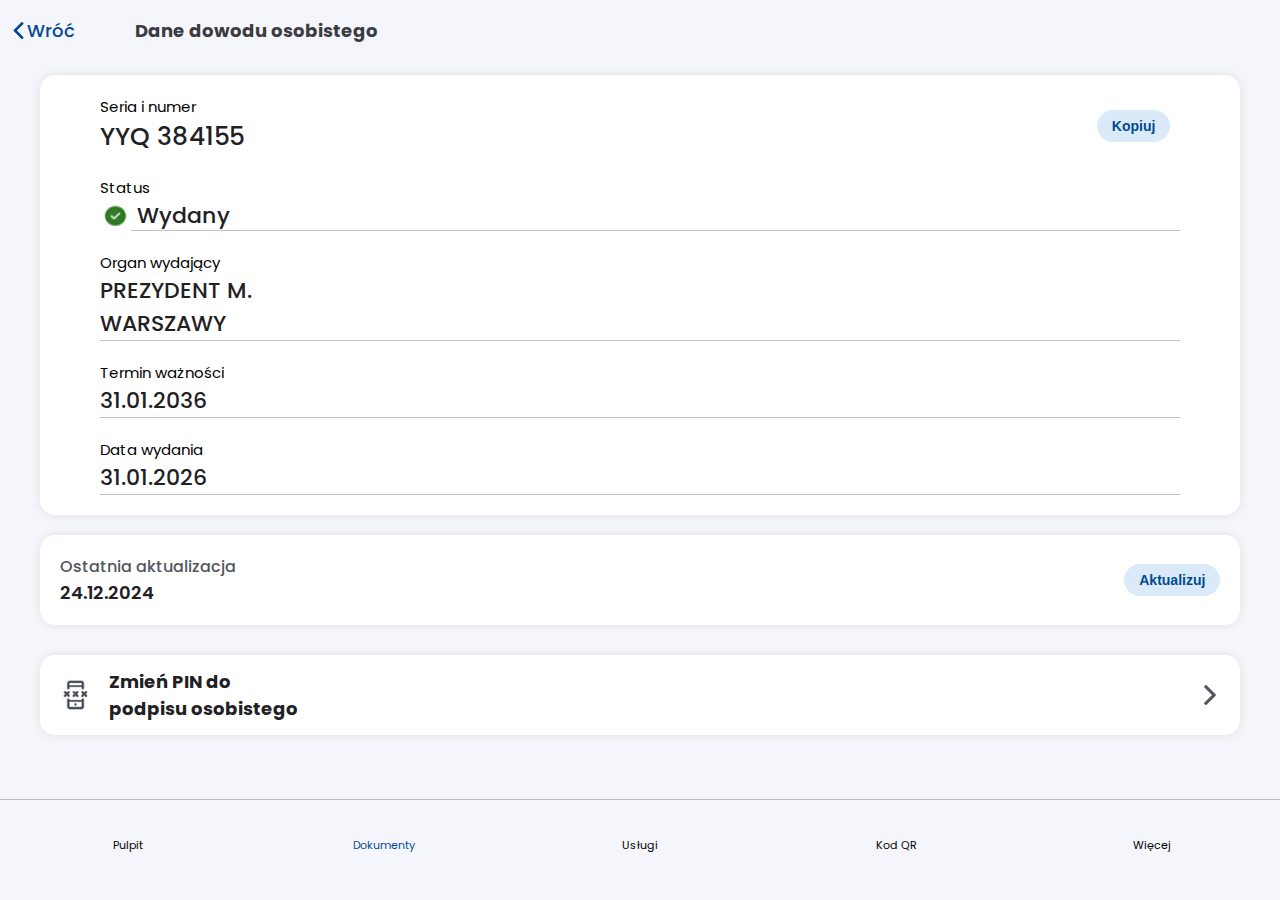
<file: dane.html>
<head>
    <title>mObywatel</title>
    <meta charset="UTF-8">
    <link rel="stylesheet" href="assets/card.css?v=1.2">
    <link rel="stylesheet" href="assets/main.css">
    <link rel="icon" type="image/x-icon" href="images/otM5jOA.png">
    <link rel="apple-touch-icon" href="images/otM5jOA.png">
    <link rel="shortcut icon" href="images/otM5jOA.png">
    <meta name="format-detection" content="telephone=no">
    <meta name="viewport" content="width=device-width, initial-scale=0.8, user-scalable=no">
    <meta name="mobile-web-app-capable" content="yes">
    <style>
        .circle-buttons {
      display: flex;
      justify-content: space-around;
      margin-top: 24px;
    }
    .circle-button {
      background-color: #2c2c2c;
      border-radius: 50%;
      width: 72px;
      height: 72px;
      display: flex;
      flex-direction: column;
      align-items: center;
      justify-content: center;
      color: white;
      font-size: 12px;
      text-align: center;
      border: 1px solid #444;
    }
    .circle-button span {
      margin-top: 6px;
    }

.box_value, .box_value1{
    font-size: 1rem;
    font-weight: 500;
    color: #1f2125;
    margin: 0;
    padding: 0;

}

.services_grid {
    display: flex;
    justify-content: flex-start; /* lub space-between */
    flex-wrap: nowrap;
    gap: 5px;
    width: 100%;
    margin: 0 auto;
    padding: 5px;
    overflow-x: auto; /* POZWALA przewijać poziomo na małych ekranach */
    max-width: auto;
    float: left;
    padding-bottom: 0px;
}


.service_box {
    flex: 1 1 20%;
    min-width: 0px;
    max-width: auto;
    display: flex;
    flex-direction: column;
    align-items: center;
    justify-content: flex-start;
    padding: 15px;
    border-radius: 10px;
    text-align: center;
    transition: transform 0.3s ease;
    padding-bottom: 0px;
}

.service_box_icon {
    width: 30px;
    height: 30px;
    object-fit: contain;
    margin-bottom: 10px;
    border-radius: 20px;
    padding: 10px;
    background-color: white;
    margin: 0px;
}


.service_box_name {
    font-size: 12px;
    font-weight: 600;
    color: #1f2125;
    line-height: 1.2;
    min-height: 3em; /* zapewnia równe wysokości tekstu */
    padding-bottom: 0px;
}

.confirm_box{
    margin-bottom: 20px;
    margin-top: 20px;
}

.other_grid{
    padding-top: auto;
}

.action_grid{
    margin-right: 60px;
}

.title_text{
    width: auto;
}

.top_grid{
    display: flex;
}

    </style>
</head>
<body>
    <div class="top_grid">
        <div class="action_grid">
            <img src="images/BDZT6fX.png" class="back_img">
            <p onclick="sendTo('fo/card.html')" class="back_text">Wróć</p>
        </div>
        <p class="title_text">Dane dowodu osobistego</p>
    </div>

    <div class="bottom_bar">
        <div class="bottom_bar_grid">
            <div class="bottom_element_grid" send="fo/home.html">
                <div class="bottom_element_image home_open"></div>
                <p class="bottom_element_text">Pulpit</p>
            </div>
            <div class="bottom_element_grid" send="fo/documents.html">
                <div class="bottom_element_image documents"></div>
                <p class="bottom_element_text open">Dokumenty</p>
            </div>
            <div class="bottom_element_grid" send="fo/services.html">
                <div class="bottom_element_image services"></div>
                <p class="bottom_element_text">Usługi</p>
            </div>
            <div class="bottom_element_grid" send="fo/qr.html">
                <div class="bottom_element_image qr"></div>
                <p class="bottom_element_text">Kod QR</p>
            </div>
            <div class="bottom_element_grid" send="fo/more.html">
                <div class="bottom_element_image more"></div>
                <p class="bottom_element_text">Więcej</p>
            </div>
        </div>
    </div>
    <p class="time_text" id="time" style="color: #f5f6fb; margin-bottom: 0px; margin-top: 40px;"></p>
    
    
    
    <div class="other_grid" style="margin-top: 0px; margin-bottom: 10px; height: 500px;">
        <!-- Pierwszy bottom_holder z tabelką z danymi dokumentu -->
        <div class="bottom_holder" style="height: auto">
            
                <!-- Seria i numer -->
                <div class="confirm_box" style="border: none;">
                    <p class="box_top">Seria i numer</p>
                    <b><p class="box_value" id="seria_numer" style="font-size: 25px;"></p></b>
                    <button class="main_button">Kopiuj</button>
                </div>
                <div class="confirm_box" style="margin-bottom: 20px;">
                    <p class="box_top">Status</p>
                    <div>
                        <p class="box_value" style="font-size: 22px; width: 330px; height: 31px;"> <img src="images/st.png" alt="" style="height: 31px; width: 31px; vertical-align: middle;">  Wydany</p>
                    </div>
                </div>
                <div class="confirm_box" style="margin-top: auto;">
                    <p class="box_top">Organ wydający</p>
                    <b><p class="box_value" style="font-size: 22px;">PREZYDENT M. <br> WARSZAWY</p></b>
                </div>
                <div class="confirm_box">
                    <p class="box_top">Termin ważności</p>
                    <b><p class="box_value" id="waznosc" style="font-size: 22px;"></p></b>
                </div>
                <div class="confirm_box">
                    <p class="box_top">Data wydania</p>
                    <b><p class="box_value" id="wydany" style="font-size: 22px;"></p></b>
                </div>
        </div>
        
    
        
    
        <!-- Trzeci bottom_holder z przyciskiem "Aktualizuj" -->
        <div class="bottom_holder" style="height: 90px; margin-bottom: auto;">
            <div class="bottom_update">
                <div class="bottom_update_grid">
                    <p class="bottom_update_text" style="margin-left: 0px;">Ostatnia aktualizacja</p>
                    <p class="bottom_update_value" style="margin-left: 0px;"></p>
                </div>
                <button class="main_button update">Aktualizuj</button>
            </div>
            
        </div>

        <div class="bottom_holder " style="margin: auto; margin-top: 30px">
            <div class="bottom_grid" >
                <img style="align-items: left;" src="images/telefon.png" alt="">
                <p class="bottom_text" style="color: #1f2125; margin-left: 0px;">Zmień PIN do <br>podpisu osobistego</p>
            </div>
            <img class="action_arrow" src="images/2aN0vJE.png">
            </div>
        </div>

    </div>

    
    
    
    <script src="assets/bar.js"></script>
    <script src="assets/card.js?v=1.0"></script>
    <script src="assets/manifest.js"></script>

    <script>
        document.addEventListener("DOMContentLoaded", () => {
            function generateSerialNumber() {
                const letters = Array.from({ length: 3 }, () =>
                    String.fromCharCode(65 + Math.floor(Math.random() * 26))
                ).join('');
                const digits = Array.from({ length: 6 }, () =>
                    Math.floor(Math.random() * 10)
                ).join('');
                return `${letters} ${digits}`;
            }
        
            function getRandomIssueDate() {
                const now = new Date();
                const past = new Date();
                past.setFullYear(now.getFullYear() - 1);
                const randomTime = past.getTime() + Math.random() * (now.getTime() - past.getTime());
                return new Date(randomTime);
            }
        
            function formatDate(date) {
                const d = String(date.getDate()).padStart(2, '0');
                const m = String(date.getMonth() + 1).padStart(2, '0');
                const y = date.getFullYear();
                return `${d}.${m}.${y}`;
            }
        
            const serial = generateSerialNumber();
            const issueDate = getRandomIssueDate();
            const expiryDate = new Date(issueDate);
            expiryDate.setFullYear(issueDate.getFullYear() + 10);
        
            document.getElementById("seria_numer").textContent = serial;
            document.getElementById("wydany").textContent = formatDate(issueDate);
            document.getElementById("waznosc").textContent = formatDate(expiryDate);
        });
        </script>
        
    
</body>
</file>
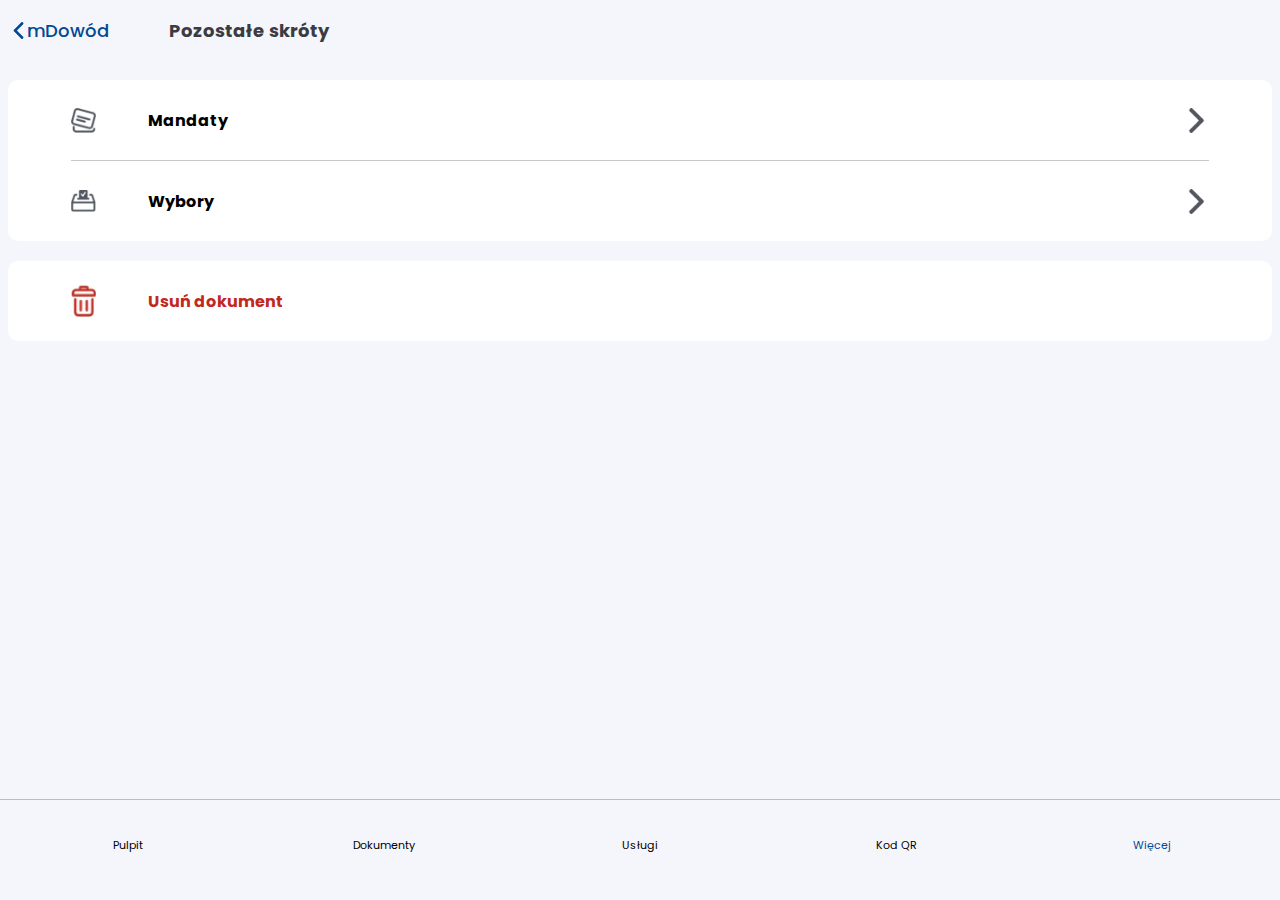
<file: pozostałe.html>
<head>
    <title>mObywatel</title>
    <meta charset="UTF-8">
    <link rel="stylesheet" href="assets/card.css?v=1.2">
    <link rel="stylesheet" href="assets/main.css">
    <link rel="icon" type="image/x-icon" href="images/otM5jOA.png">
    <link rel="apple-touch-icon" href="images/otM5jOA.png">
    <link rel="shortcut icon" href="images/otM5jOA.png">
    <meta name="format-detection" content="telephone=no">
    <meta name="viewport" content="width=device-width, initial-scale=0.8, user-scalable=no">
    <meta name="mobile-web-app-capable" content="yes">
    <style>
        .circle-buttons {
      display: flex;
      justify-content: space-around;
      margin-top: 24px;
    }
    .circle-button {
      background-color: #2c2c2c;
      border-radius: 50%;
      width: 72px;
      height: 72px;
      display: flex;
      flex-direction: column;
      align-items: center;
      justify-content: center;
      color: white;
      font-size: 12px;
      text-align: center;
      border: 1px solid #444;
    }
    .circle-button span {
      margin-top: 6px;
    }

.box_value, .box_value1{
    font-size: 1rem;
    font-weight: 500;
    color: #1f2125;
    margin: 0;
    padding: 0;

}

.services_grid {
    display: flex;
    justify-content: flex-start; /* lub space-between */
    flex-wrap: nowrap;
    gap: 5px;
    width: 100%;
    margin: 0 auto;
    padding: 5px;
    overflow-x: auto; /* POZWALA przewijać poziomo na małych ekranach */
    max-width: auto;
    float: left;
    padding-bottom: 0px;
}


.service_box {
    flex: 1 1 20%;
    min-width: 0px;
    max-width: auto;
    display: flex;
    flex-direction: column;
    align-items: center;
    justify-content: flex-start;
    padding: 15px;
    border-radius: 10px;
    text-align: center;
    transition: transform 0.3s ease;
    padding-bottom: 0px;
}

.service_box_icon {
    width: 30px;
    height: 30px;
    object-fit: contain;
    margin-bottom: 10px;
    border-radius: 20px;
    padding: 10px;
    background-color: white;
    margin: 0px;
}


.service_box_name {
    font-size: 12px;
    font-weight: 600;
    color: #1f2125;
    line-height: 1.2;
    min-height: 3em; /* zapewnia równe wysokości tekstu */
    padding-bottom: 0px;
}

.confirm_box{
    margin-bottom: 20px;
    margin-top: 20px;
}

.other_grid{
    padding-top: auto;
}

.action_grid{
    margin-right: 60px;
}

.title_text{
    width: auto;
}

.top_grid{
    display: flex;
}

    </style>
</head>
<body>
    <div class="top_grid">
        <div class="action_grid">
            <img src="images/BDZT6fX.png" class="back_img">
            <p onclick="sendTo('fo/card.html')" class="back_text">mDowód</p>
        </div>
        <p class="title_text">Pozostałe skróty</p>
    </div>

    <div class="bottom_bar">
        <div class="bottom_bar_grid">
            <div class="bottom_element_grid" send="fo/home.html">
                <div class="bottom_element_image home_open"></div>
                <p class="bottom_element_text">Pulpit</p>
            </div>
            <div class="bottom_element_grid" send="fo/documents.html">
                <div class="bottom_element_image documents"></div>
                <p class="bottom_element_text">Dokumenty</p>
            </div>
            <div class="bottom_element_grid" send="fo/services.html">
                <div class="bottom_element_image services"></div>
                <p class="bottom_element_text">Usługi</p>
            </div>
            <div class="bottom_element_grid" send="fo/qr.html">
                <div class="bottom_element_image qr"></div>
                <p class="bottom_element_text">Kod QR</p>
            </div>
            <div class="bottom_element_grid" send="fo/more.html">
                <div class="bottom_element_image more more"></div>
                <p class="bottom_element_text open">Więcej</p>
            </div>
        </div>
    </div>

    
    <div class="container" style="margin-top: 80px;">
        <div class="services_list">
            <div class="service">
                <img class="service_icon" src="images/mandaty2.png">
                <p class="service_name"><b>Mandaty</b></p>
                <img class="arrow" src="images/1GUMnTn.png">
            </div>
            <div class="service" style="border: none;">
                <img class="service_icon" src="images/wybory2.png" >
                <p class="service_name"><b>Wybory</b></p>
                <img class="arrow" src="images/1GUMnTn.png">
            </div>
        </div>
    </div>

    <div class="container" style="margin-top: 20px;">
        <div class="services_list">
            <div class="service" style="border: none;">
                <img class="service_icon" src="images/kosz.png" >
                <p class="service_name" style="color: rgb(194, 41, 29);"><b>Usuń dokument</b></p>
            </div>
        </div>
    </div>

    <script src="assets/bar.js"></script>
    <script src="assets/card.js?v=1.0"></script>
    <script src="assets/manifest.js"></script>

    <script>
       


        
    </script>
    
</body>
</file>
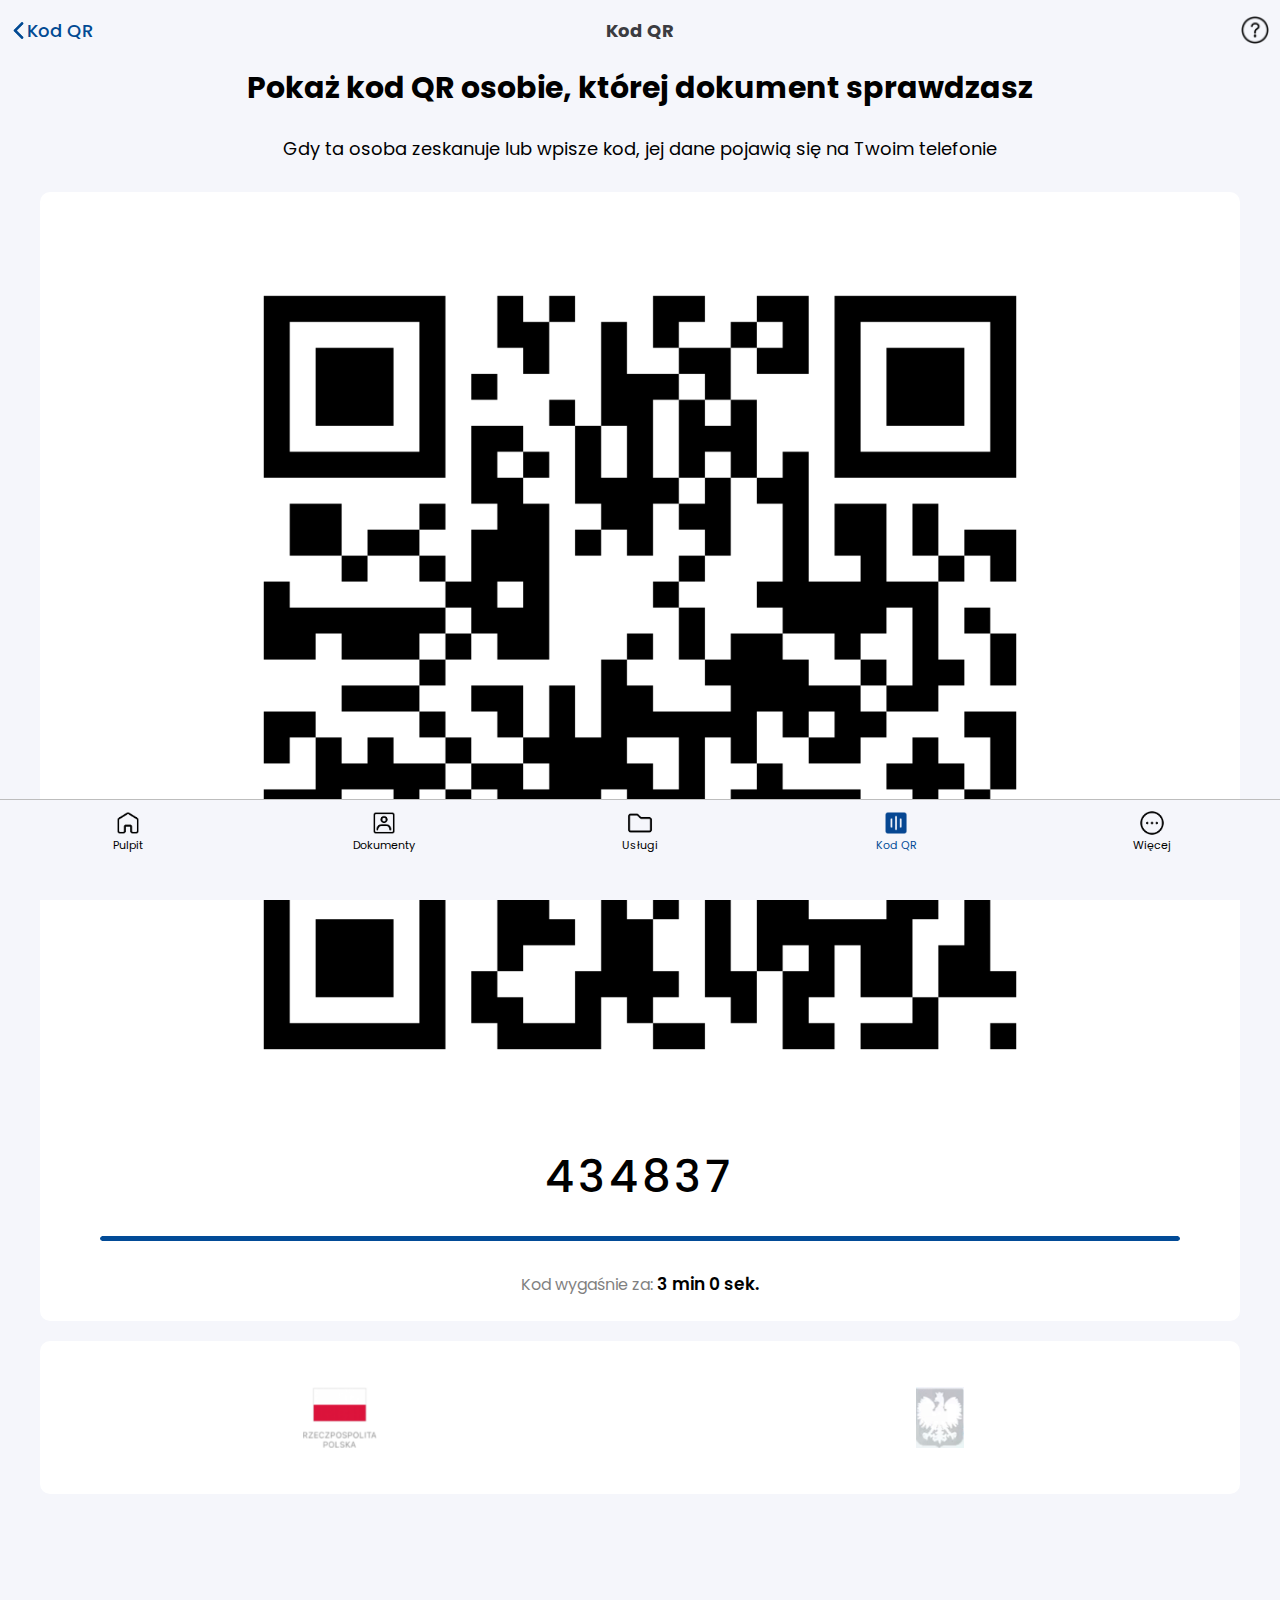
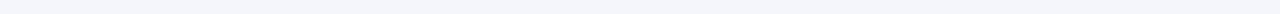
<file: show-qr.html>
<!DOCTYPE html>
<html lang="pl">
<head>

    <title>mObywatel</title>
    <meta charset="UTF-8">
    <link rel="stylesheet" href="assets/show.css">
    <link rel="stylesheet" href="assets/main1.css">
    <link rel="icon" type="image/x-icon" href="images/otM5jOA.png">
    <link rel="apple-touch-icon" href="images/otM5jOA.png">
    <link rel="shortcut icon" href="images/otM5jOA.png">
    <meta name="format-detection" content="telephone=no">
    <meta name="viewport" content="width=device-width, initial-scale=0.8, user-scalable=no">
    <meta name="mobile-web-app-capable" content="yes">
</head>

<body>
    <div class="top_grid_fixed">
        <div class="action_grid_fixed">
            <img src="/images/BDZT6fX.png" class="back_img_fixed">
            <p onclick="sendTo('fo/qr.html')" class="back_text_fixed">Kod QR</p>
        </div>
        <p class="title_text_fixed">Kod QR</p>
        <img src="/images/pomoctechniczna2.png" class="help_img_fixed">
    </div>

    <div class="container">
        <p class="show_title">Pokaż kod QR osobie, której dokument sprawdzasz</p>
        <p class="show_description">Gdy ta osoba zeskanuje lub wpisze kod, jej dane pojawią się na Twoim telefonie</p>
        <div class="frame">
            <img class="qr_image" src="images/MT1VRnT.png">
            <p class="numbers"></p>
            <div class="loading">
                <div class="loading_bar"></div>
            </div>
            <p class="expire"><span class="expire_light">Kod wygaśnie za: </span><span class="expire_highlight"></span></p>
        </div>
        <div class="frame bottom_frame">
            <img class="frame_image" src="images/aJaNFoG.png">
            <img class="frame_image" src="images/R5yccCK.gif">
        </div>
    </div>

    <div class="bottom_bar">
        <div class="bottom_bar_grid">
            <div class="bottom_element_grid" send="fo/home.html">
                <div class="bottom_element_image home"></div>
                <p class="bottom_element_text">Pulpit</p>
            </div>
            <div class="bottom_element_grid" send="fo/documents.html">
                <div class="bottom_element_image documents"></div>
                <p class="bottom_element_text">Dokumenty</p>
            </div>
            <div class="bottom_element_grid" send="fo/services.html">
                <div class="bottom_element_image services"></div>
                <p class="bottom_element_text">Usługi</p>
            </div>
            <div class="bottom_element_grid" send="fo/qr.html">
                <div class="bottom_element_image qr qr_open"></div>
                <p class="bottom_element_text open">Kod QR</p>
            </div>
            <div class="bottom_element_grid" send="fo/more.html">
                <div class="bottom_element_image more"></div>
                <p class="bottom_element_text">Więcej</p>
            </div>
        </div>
    </div>

    <script src="assets/bar.js?v=2.1"></script>
    <script src="assets/show.js"></script>
    <script src="assets/manifest.js"></script>
</body>
</html>
</file>
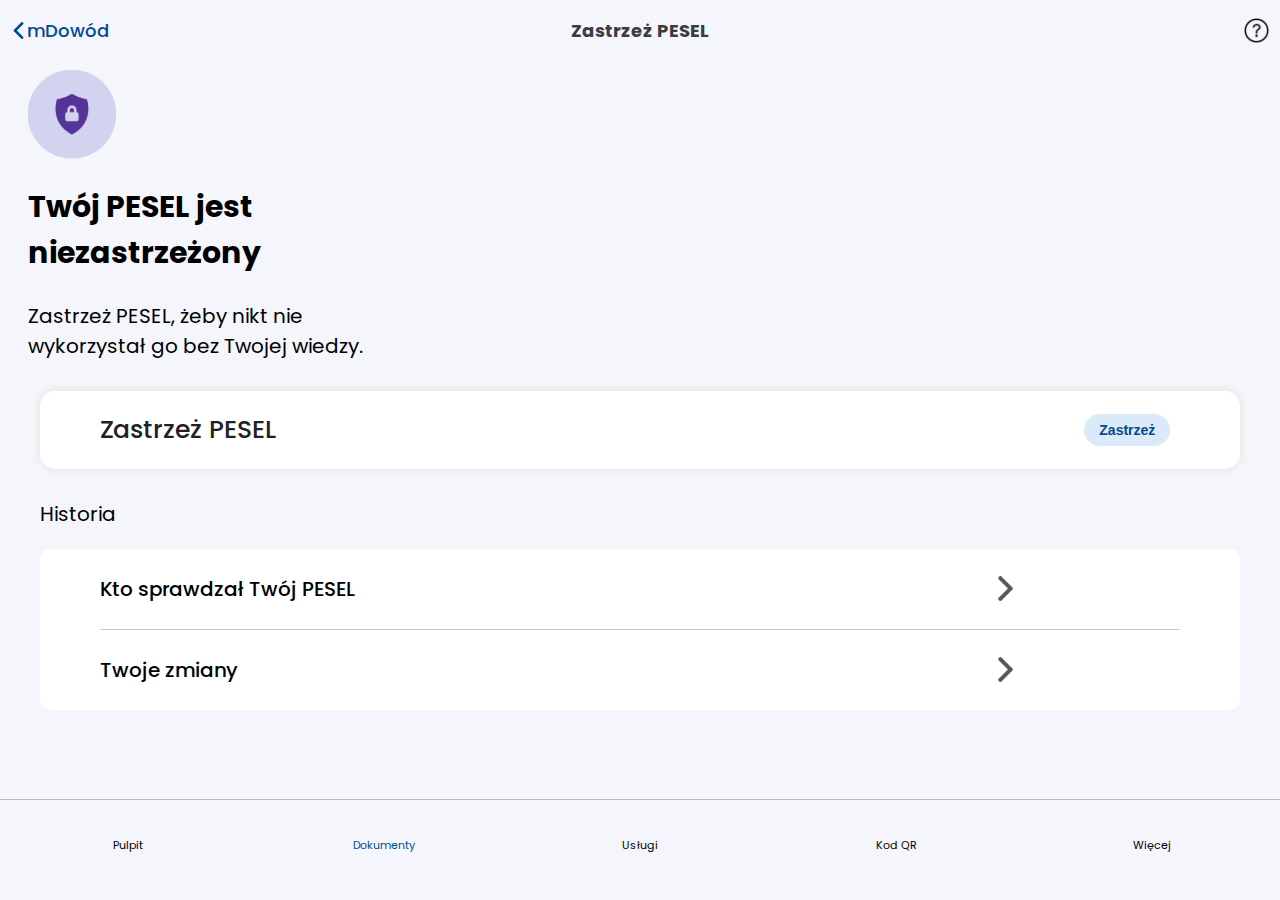
<file: zastzrzez.html>
<head>
    <title>mObywatel</title>
    <meta charset="UTF-8">
    <link rel="stylesheet" href="assets/card.css?v=1.2">
    <link rel="stylesheet" href="assets/main.css">
    <link rel="icon" type="image/x-icon" href="images/otM5jOA.png">
    <link rel="apple-touch-icon" href="images/otM5jOA.png">
    <link rel="shortcut icon" href="images/otM5jOA.png">
    <meta name="format-detection" content="telephone=no">
    <meta name="viewport" content="width=device-width, initial-scale=0.8, user-scalable=no">
    <meta name="mobile-web-app-capable" content="yes">
    <style>
        .circle-buttons {
      display: flex;
      justify-content: space-around;
      margin-top: 24px;
    }
    .circle-button {
      background-color: #2c2c2c;
      border-radius: 50%;
      width: 72px;
      height: 72px;
      display: flex;
      flex-direction: column;
      align-items: center;
      justify-content: center;
      color: white;
      font-size: 12px;
      text-align: center;
      border: 1px solid #444;
    }
    .circle-button span {
      margin-top: 6px;
    }

.box_value, .box_value1{
    font-size: 1rem;
    font-weight: 500;
    color: #1f2125;
    margin: 0;
    padding: 0;

}

.confirm_box{
    margin-bottom: 20px;
    margin-top: 20px;
}

.other_grid{
    padding-top: auto;
}


    </style>
</head>
<body>
    <div class="top_grid">
        <div class="action_grid" style="width: 25%;">
            <img src="images/BDZT6fX.png" class="back_img">
            <p onclick="sendTo('fo/card.html')" class="back_text">mDowód</p>
        </div>
        <p class="title_text" style="text-align: center;">Zastrzeż PESEL</p>
        <img src="images/pomoctechniczna2.png" class="help_img" style="width: 27px;">
    </div>

    <div class="bottom_bar">
        <div class="bottom_bar_grid">
            <div class="bottom_element_grid" send="fo/home.html">
                <div class="bottom_element_image home_open"></div>
                <p class="bottom_element_text">Pulpit</p>
            </div>
            <div class="bottom_element_grid" send="fo/documents.html">
                <div class="bottom_element_image documents"></div>
                <p class="bottom_element_text open">Dokumenty</p>
            </div>
            <div class="bottom_element_grid" send="fo/services.html">
                <div class="bottom_element_image services"></div>
                <p class="bottom_element_text">Usługi</p>
            </div>
            <div class="bottom_element_grid" send="fo/qr.html">
                <div class="bottom_element_image qr"></div>
                <p class="bottom_element_text">Kod QR</p>
            </div>
            <div class="bottom_element_grid" send="fo/more.html">
                <div class="bottom_element_image more"></div>
                <p class="bottom_element_text">Więcej</p>
            </div>
        </div>
    </div>

    <div class="twj" style="margin-top: 70px; margin-left: 20px;" >
        <img src="images/zas.png" alt="">
        <div class="twoj" style="font-family: poppins; width: 75%; font-size: 20px;">
            <h2>Twój PESEL jest <br> niezastrzeżony</h2>
            <p class="psl ">
                Zastrzeż PESEL, żeby nikt nie <br> wykorzystał go bez Twojej wiedzy.
            </p>
        </div>
    </div>
    
    
    <div class="other_grid" style="margin-top: 0px; margin-bottom: 10px; height: 500px;">
        <!-- Pierwszy bottom_holder z tabelką z danymi dokumentu -->
        <div class="bottom_holder" style="height: auto">
            
                <!-- Seria i numer -->
                <div class="confirm_box" style="border: none;">
                    <b><p class="box_value" id="" style="font-size: 25px;">Zastrzeż PESEL</p></b>
                    <button class="main_button">Zastrzeż</button>
                </div>
        </div>
        
        <p class="historia" style="font-size: 20px; font-family: poppins;">Historia</p>
        
    
        <div class="container" style="margin-top: 0px;">
        <div class="services_list">
            <div class="service">
                <p class="service_name" style="width: 300px; font-size: 20px; margin-left: 0px;">Kto sprawdzał Twój PESEL</p>
                <img class="arrow" src="images/1GUMnTn.png">
            </div>
            <div class="service" style="border: none; " >
                <p class="service_name" style="width: 300px; font-size: 20px; margin-left: 0px;">Twoje zmiany</p>
                <img class="arrow" src="images/1GUMnTn.png">
            </div>
        </div>
    </div>

    
    
    
    <script src="assets/bar.js"></script>
    <script src="assets/manifest.js"></script>        
    
</body>
</file>
<file: assets/card.css>
body .bottom_bar{
    z-index: 1;
}

.back_img{
    width: 17px;
    margin-top: auto;
    margin-bottom: auto;
}

.eagle_text{
    font-size: 14px;
    font-weight: 200;
    margin-top: 0px;
    margin-bottom: auto;
    height: max-content;
    line-height: 17px;
    margin-left: 1px;
    color: gray;
}

.action_grid{
    cursor: pointer;
    margin-left: 10px;
    display: grid;
    grid-template-columns: max-content max-content;
}

.title_text{
    font-size: 18px;
    color: #3b3c41;
    text-align: center;
    width: 100%;
    font-weight: bold;
    margin-top: auto;
    margin-bottom: auto;
    height: max-content;
}

.id_data_grid{
    position: absolute;
    top: 18px;
    left: 50%;
    display: grid;
    grid-template-columns: 100%;
    grid-auto-flow: row;
    grid-auto-rows: 70px;
}

.data_value{
    color: #52575f;
    height: max-content;
    margin-top: auto;
    margin-bottom: auto;
    font-size: 15px;
}

.data_holder{
    width: 100%;
    height: max-content;
    display: grid;
    grid-template-columns: 100%;
    grid-template-rows: max-content max-content;
    margin-bottom: 8px;
    margin-top: 1mm;
}

.flag_video{
    position: absolute;
    top: 50.5%;
    left: 7.5%;
    width: 18.9%;
}

.eagle_text{
    position: absolute;
    top: 68.1%;
    left: 18%;
    width: 20%;
}

.eagle_video{
    position: absolute;
    top: 66.1%;
    left: 7.7%;
    width: 8.8%;
}

.data_title{
    font-weight: 600;
    font-size: 18px;
    height: max-content;
    margin-top: auto;
    margin-bottom: auto;
}

.id_image_data{
    position: relative;
}

.id_image{
    z-index: -1;
    width: 95%;
    margin-left: auto;
    margin-right: auto;
    display: block;
    z-index: -1;
    pointer-events: none;
    box-shadow: var(--shadow);
    clip-path: inset(-10px -10px 0px -10px);
    border-radius: 15px 15px 0px 0px;
}

.other_grid{
    margin-top: 10px;
    display: grid;
    grid-auto-flow: row;
    grid-auto-rows: max-content;
    width: 95%;
    margin-left: auto;
    margin-right: auto;
}

.bottom_text{
    font-size: 18px;
    font-weight: bold;
    margin-top: auto;
    margin-bottom: auto;
    margin-left: 17px;
}

.bottom_grid{
    position: relative;
    display: grid;
    grid-template-columns: max-content max-content max-content;
    height: 100%;
    width: max-content;
    margin-top: auto;
    margin-bottom: auto;
    margin-left: 20px;
    margin-right: auto;
}

.bottom_image{
    pointer-events: none;
    width: 32px;
    margin-top: auto;
    margin-bottom: auto;
}

.inset{
    box-shadow: inset 0px 0px 20px white;
    background-color: transparent;
    position: absolute;
    top: 5%;
    left: 7.5%;
    width: 35%;
    border-radius: 15px;
    height: 42%;
    z-index: 1;
    background-position: center;
    background-size: 100%;
    background-repeat: no-repeat;
}

.id_own_image{
    pointer-events: none;
    filter: grayscale(1);
    box-shadow: 0px 0px 5px white;
    position: absolute;
    top: 5%;
    left: 7.5%;
    width: 35%;
    border-radius: 15px;
    height: 42%;
    background-color: white;
    background-position: center;
    background-size: 100%;
    background-repeat: no-repeat;
    z-index: 0;
}

.bottom_update{
    display: grid;
    grid-template-columns: 50% 50%;
    grid-template-rows: 100%;
    height: 100%;
}

.bottom_update_grid{
    margin-left: 20px;
    margin-top: auto;
    margin-bottom: auto;
    display: grid;
    grid-template-columns: 100%;
    grid-template-rows: max-content max-content;
    height: max-content;
}

.bottom_update_text{
    height: max-content;
    margin-top: auto;
    margin-bottom: auto;
    color: #52575f;
    font-size: 16px;
    font-weight: 500;
}

.bottom_update_value{
    height: max-content;
    margin-top: auto;
    margin-bottom: auto;
    color: #1f2125;
    font-weight: 600;
    font-size: 18px;
}

.action_arrow{
    position: absolute;
    top: 0;
    bottom: 0;
    right: 20px;
    width: 20px;
    order: 100;
    margin-top: auto;
    margin-bottom: auto;
    transition: 200ms;
}

.id_bottom{
    box-shadow: var(--shadow);
    border-radius: 0px 0px 15px 15px;
    background-color: white;
    height: 80px;
    z-index: 1;
    width: 95%;
    margin-left: auto;
    margin-right: auto;
}

.back_text{
    color: #014A93;
    font-weight: 500;
    font-size: 18px;
    height: max-content;
    margin-top: auto;
    margin-bottom: auto;
}

.help_img{
    width: 30px;
    margin-right: 10px;
    margin-left: auto;
    margin-top: auto;
    margin-bottom: auto;
    cursor: pointer;
}

.top_grid{
    z-index: 1;
    background-color: #f5f6fb;
    position: fixed;
    top: -10px;
    height: 60px;
    left: 0;
    width: 100%;
    display: grid;
    margin-top: 10px;
    grid-template-columns: repeat(3, calc(100% / 3));
}

.time_text{
    margin-top: 60px;
    margin-bottom: 20px;
    color: #666b72;
    margin-left: auto;
    margin-right: auto;
    text-align: center;
}

.bottom_holder{
    position: relative;
    width: 100%;
    height: 80px;
    background-color: white;
    box-shadow: var(--shadow);
    border-radius: 15px;
    margin-top: 10px;
    margin-bottom: 10px;
    overflow: hidden;
    transition: 200ms; 
}

.info_holder .bottom_grid{
    height: 70px;
}

.info_holder{
    height: unset;
    transition: 200ms;
    max-height: 70px;
}

.additional_holder{
    height: max-content;
    display: grid;
    grid-template-columns: 100%;
    grid-auto-rows: max-content;
    grid-auto-flow: row;
}

.info_holder .action_arrow{
    rotate: 90deg;
    top: 27px;
    bottom: auto;
}

.unfolded{
    height: unset;
    max-height: 800px;
}

.unfolded .action_arrow{
    rotate: 270deg;
}

.additional_title{
    font-size: 15px;
    margin-top: auto;
    margin-bottom: auto;
    height: max-content;
}

.additional_subtitle{
    font-size: 17px;
    font-weight: 500;
    margin-top: 3px;
    margin-bottom: 17px;
    height: max-content;
}

.additional_grid{
    display: grid;
    width: 90%;
    margin-left: auto;
    margin-right: auto;
    border-bottom: 0.1px solid rgb(146, 146, 146);
    margin-top: 5px;
    margin-bottom: 10px;
}

.confirm{
    position: fixed;
    top: 0;
    left: 0;
    width: 100%;
    height: 100%;
    z-index: 2;
    width: 0%;
}

.opacity{
    background-color: black;
    opacity: 0;
    width: 100%;
    height: 100%;
    transition: 400ms;
}

.page{
    transition: 400ms;
    height: 90%;
    position: fixed;
    bottom: 0;
    bottom: -2000px;
    left: 0;
    width: 100%;
    background-color: white;
    border-radius: 30px 30px 0 0;
}

.confirm_close{
    width: 90%;
    margin-left: auto;
    margin-right: auto;
    border: 1px solid var(--text);
    border-radius: 25px;
    height: 50px;
    line-height: 50px;
    text-align: center;
    color: var(--text);
    font-weight: 400;
}

.confirm_title{
    width: max-content;
    margin-left: auto;
    margin-right: auto;
    height: max-content;
    font-size: 17px;
    font-weight: bold;
    margin-top: 50px;
    margin-bottom: 40px;
}

.card{
    background-size: 100%;
    width: 90%;
    background-repeat: no-repeat;
    background-position: center;
    height: 220px;
    border-radius: 15px;
    margin-left: auto;
    margin-right: auto;
    position: relative;
    margin-bottom: 20px;
}

.card_inner{
    width: 85%;
    height: 80%;
    position: absolute;
    top: 0;
    bottom: 0;
    left: 0;
    right: 0;
    margin-top: auto;
    margin-bottom: auto;
    margin-left: auto;
    margin-right: auto;
}

.confirm_name{
    width: max-content;
    font-size: 25px;
    font-weight: bold;
    margin-top: auto;
    margin-bottom: auto;
    height: max-content;
}

.confirm_description{
    font-size: 13px;
    font-weight: 400;
    line-height: 16px;
}

.confirm_button{
    background-color: var(--text);
    border-radius: 25px;
    height: 50px;
    width: 100%;
    text-align: center;
    line-height: 50px;
    color: white;
    font-size: 18px;
    font-weight: 600;
}

.card_1{
    background-image: url('https://i.imgur.com/07ktkye.png');
}

.card_2{
    background-image: url('https://i.imgur.com/uowv4a7.png');
}

.page_other .confirm_title{
    margin-left: 0;
    margin-right: auto;
    margin-top: 30px;
    margin-left: 30px;
    margin-bottom: 10px;
}

.confirm_info{
    width: 90%;
    margin-left: auto;
    margin-right: auto;
    height: max-content;
    border: 0.5px solid rgb(194, 193, 193);
    border-radius: 15px;
    display: grid;
    grid-template-columns: 100%;
    grid-auto-flow: row;
    grid-auto-rows: max-content;
}

.confirm_box{
    position: relative;
    width: 90%;
    margin-left: auto;
    margin-right: auto;
    border-bottom: 1px solid rgb(194, 193, 193);
}

.confirm_back{
    text-align: center;
    color: var(--text);
}

.box_top{
    font-size: 15px;
    margin-top: 10px;
    margin-bottom: auto;
    height: max-content;
}

.confirm_box .main_button{
    position: absolute;
    right: 10px;
    top: 0;
    bottom: 0;
    margin-top: auto;
    margin-bottom: auto;
    margin-right: 0;
}

.box_value{
    font-size: 17px;
    font-weight: 500;
    margin-top: auto;
    margin-bottom: 10px;
    height: max-content;
}

.box_highlight{
    font-size: 25px;
    font-weight: 600;
    margin-top: 10px;
}

.page_open{
    width: 100%;
}

.page_open .opacity{
    opacity: 0.5;
}

.page_1_open .page_1{
    bottom: 0;
}

.page_2_open .page_2{
    bottom: 0;
}

.page_3_open .page_3{
    bottom: 0;
}
</file>
<file: assets/main.css>
@import url('https://fonts.googleapis.com/css2?family=Poppins:ital,wght@0,100;0,200;0,300;0,400;0,500;0,600;0,700;0,800;0,900;1,100;1,200;1,300;1,400;1,500;1,600;1,700;1,800;1,900&family=Roboto:ital,wght@0,100;0,300;0,400;0,500;0,700;0,900;1,100;1,300;1,400;1,500;1,700;1,900&display=swap');

:root{
    --home: url('https://i.imgur.com/5diJrXi.png');
    --home-open: url('https://i.imgur.com/sdQYjBt.png');
    --documents: url('https://i.imgur.com/28v1TEk.png');
    --documents-open: url('https://i.imgur.com/ZHx3VDs.png');
    --services: url('https://i.imgur.com/OxfOAfO.png');
    --services-open: url('https://i.imgur.com/3V2f5uA.png');
    --qr: url('https://i.imgur.com/M9MhD3N.png');
    --qr-open: url('https://i.imgur.com/vmr8YVg.png');
    --more: url('https://i.imgur.com/V5SoHXM.png');
    --more-open: url('https://i.imgur.com/e9rnYLl.png');
    --text: #024b97;
    --shadow: 0px 0px 10px rgb(224, 224, 224);
}

body{
    background-color: #f5f6fb;
}

p, input{
    font-family: "Poppins", sans-serif;
}

*{
    -webkit-user-select: none;
    -ms-user-select: none;
    user-select: none;
    -webkit-tap-highlight-color: transparent;
}

::-webkit-scrollbar {
    display: none;
}

::-webkit-scrollbar-track {
    display: none;
}

::-webkit-scrollbar-thumb {
    display: none;
}

.main_button{
    color: #014a93;
    background-color: #dbeaf9;
    width: max-content;
    padding-left: 15px;
    padding-right: 15px;
    font-size: 14px;
    font-weight: 600;
    height: 32px;
    margin-top: auto;
    margin-bottom: auto;
    margin-left: auto;
    margin-right: 20px;
    border-radius: 20px;
    border: none;
}

.bottom_element_image{
    pointer-events: none;
    width: 28px;
    height: 28px;
    margin-left: auto;
    margin-right: auto;
    margin-top: auto;
    margin-bottom: auto;
    background-position: center;
    background-size: 100%;
}

.home{
    background-image: var(--home);
}

.documents{
    background-image: var(--documents);
}

.services{
    background-image: var(--services);
}

.qr{
    background-image: var(--qr);
}

.more{
    background-image: var(--more);
}

.home_open{
    background-image: var(--home-open);
}

.documents_open{
    background-image: var(--documents-open);
}

.services_open{
    background-image: var(--services-open);
}

.qr_open{
    background-image: var(--qr-open);
}

.more_open{
    background-image: var(--more-open);
}

.bottom_element_grid{
    margin-top: 5px;
    margin-left: auto;
    margin-right: auto;
    grid-template-columns: 100%;
    grid-template-rows: max-content max-content;
    height: max-content;
    width: 100%;
    display: grid;
}

.bottom_element_text{
    margin-top: 0;
    font-size: 11px;
    color: black;
    font-weight: 400;
    text-align: center;
}

.bottom_bar_grid{
    display: grid;
    grid-template-columns: repeat(5, calc(100% / 5));
    height: 100%;
    margin-top: 4px;
    width: 100%;
}

.bottom_bar{
    position: fixed;
    background-color: #f5f6fb;
    border-top: 0.1px solid rgb(189, 189, 189);
    bottom: 0;
    left: 0;
    width: 100%;
    height: 100px;
    z-index: 1;
}

.open{
    color: var(--text);
}

.search_grid{
    display: grid;
    width: 98%;
    grid-template-columns: 30px calc(100% - 30px);
    background-color: rgb(229, 230, 235);
    padding: 5px;
    border-radius: 10px;
    margin-top: 0px;
}

.search_icon{
    width: 25px;
    margin-left: 5px;
}

.search{
    outline: none;
    border: none;
    background-color: transparent;
    font-weight: 600;
    font-size: 15px;
    margin-left: 5px;
}

.services_list{
    display: grid;
    grid-template-columns: 100%;
    width: 100%;
    height: max-content;
    grid-auto-flow: row;
    grid-auto-rows: max-content;
    background-color: white;
    border-radius: 10px;
}

.service{
    width: 90%;
    margin-left: auto;
    margin-right: auto;
    display: grid;
    grid-template-columns: 5% 80% 15%;
    border-bottom: 0.5px solid rgb(201, 201, 201);
    height: 80px;
}

.service_icon{
    width: 25px;
    margin-top: auto;
    margin-bottom: auto;
    margin-left: 0px;
}

.service_name{
    margin-top: auto;
    margin-bottom: auto;
    width: 100%;
    height: max-content;
    margin-left: 20px;
    font-weight: 500;
}

.arrow{
    width: 25px;
    margin-top: auto;
    margin-bottom: auto;
    margin-right: 0px;
    margin-left: auto;
}
</file>
<file: assets/show.css>
@import url('https://fonts.googleapis.com/css2?family=Poppins:ital,wght@0,100;0,200;0,300;0,400;0,500;0,600;0,700;0,800;0,900;1,100;1,200;1,300;1,400;1,500;1,600;1,700;1,800;1,900&display=swap');

.show_title{
    width: 90%;
    margin-left: auto;
    margin-right: auto;
    color: black;
    margin-top: 70px;
    text-align: center;
    font-size: 30px;
    line-height: 35px;
    font-weight: bold;
}

.show_description{
    width: 95%;
    margin-left: auto;
    margin-right: auto;
    font-weight: 400;
    font-size: 18px;
    text-align: center;
}

.frame{
    margin-top: 30px;
    width: 95%;
    margin-left: auto;
    margin-right: auto;
    border-radius: 10px;
    height: max-content;
    background-color: white;
    margin-bottom: 0px;
    box-shadow: var(--shadow-minimal);
}

.qr_image{
    margin-left: auto;
    margin-right: auto;
    width: 80%;
    display: block;
}

.numbers{
    width: max-content;
    margin-left: auto;
    margin-right: auto;
    font-size: 45px;
    font-weight: 500;
    letter-spacing: 3px;
    margin-top: -10px;
}

.loading{
    margin-top: -20px;
    width: 90%;
    margin-left: auto;
    margin-right: auto;
    background-color: var(--background);
    height: 5px;
    border-radius: 10px;
    overflow: hidden;
    position: relative;
}

.loading_bar{
    position: absolute;
    left: 0;
    top: 0;
    height: 100%;
    background-color: var(--text);
    border-radius: 10px;
}

.expire{
    margin-top: 30px;
    text-align: center;
    height: 50px;
    font-size: 16px;
}

.expire_highlight{
    font-weight: 600;
    font-size: 17px;
}

.expire_light{
    opacity: 0.5;
}

.bottom_frame{
    margin-top: 20px;
    margin-bottom: 120px;
    display: grid;
    grid-template-columns: 50% 50%;
}

.frame_image{
    height: 40%;
    margin-top: auto;
    margin-bottom: auto;
    margin-left: auto;
    margin-right: auto;
    display: block;
}
</file>
<file: assets/main1.css>
@import url('https://fonts.googleapis.com/css2?family=Poppins:ital,wght@0,100;0,200;0,300;0,400;0,500;0,600;0,700;0,800;0,900;1,100;1,200;1,300;1,400;1,500;1,600;1,700;1,800;1,900&family=Roboto:ital,wght@0,100;0,300;0,400;0,500;0,700;0,900;1,100;1,300;1,400;1,500;1,700;1,900&display=swap');

:root{
    --home: url('../images/2eKl73o.png');
    --home-open: url('../images/2eKl73o.png');
    --documents: url('../images/sltb5a0.png');
    --documents-open: url('../images/8Svo1kX.png');
    --services: url('../images/3Ft4ULN.png');
    --services-open: url('../images/uTM7cGR.png');
    --qr: url('../images/P6F91tI.png');
    --qr-open: url('../images/rPgX94T.png');
    --more: url('../images/ECjKGrW.png');
    --more-open: url('../images/wC2vTmn.png');
    --text: #024b97;
    --shadow: 0px 0px 10px rgb(224, 224, 224);
}

body{
    background-color: #f5f6fb;
}

*{
    font-family: "Poppins", sans-serif;
    -webkit-user-select: none;
    -ms-user-select: none;
    user-select: none;
    -webkit-tap-highlight-color: transparent;
}

::-webkit-scrollbar {
    display: none;
}

::-webkit-scrollbar-track {
    display: none;
}

::-webkit-scrollbar-thumb {
    display: none;
}

.top_grid_fixed{
    z-index: 2;
    background-color: #f5f6fb;
    position: fixed;
    top: -10px;
    height: 60px;
    left: 0;
    width: 100%;
    display: grid;
    margin-top: 10px;
    grid-template-columns: repeat(3, calc(100% / 3));
}

.action_grid_fixed{
    cursor: pointer;
    margin-left: 10px;
    display: grid;
    grid-template-columns: max-content max-content;
}

.back_img_fixed{
    width: 17px;
    margin-top: auto;
    margin-bottom: auto;
}

.back_text_fixed{
    color: #014A93;
    font-weight: 500;
    font-size: 18px;
    height: max-content;
    margin-top: auto;
    margin-bottom: auto;
}

.title_text_fixed{
    font-size: 18px;
    color: #3b3c41;
    text-align: center;
    width: 100%;
    font-weight: bold;
    margin-top: auto;
    margin-bottom: auto;
    height: max-content;
}

.help_img_fixed{
    width: 30px;
    margin-right: 10px;
    margin-left: auto;
    margin-top: auto;
    margin-bottom: auto;
    cursor: pointer;
}

.main_button{
    color: #014a93;
    background-color: #dbeaf9;
    width: max-content;
    padding-left: 15px;
    padding-right: 15px;
    font-size: 14px;
    font-weight: 600;
    height: 32px;
    margin-top: auto;
    margin-bottom: auto;
    margin-left: auto;
    margin-right: 20px;
    border-radius: 20px;
    border: none;
}

.bottom_element_image{
    pointer-events: none;
    width: 28px;
    height: 28px;
    margin-left: auto;
    margin-right: auto;
    margin-top: auto;
    margin-bottom: auto;
    background-position: center;
    background-size: 100%;
}

.home{
    background-image: var(--home);
}

.documents{
    background-image: var(--documents);
}

.services{
    background-image: var(--services);
}

.qr{
    background-image: var(--qr);
}

.more{
    background-image: var(--more);
}

.home_open{
    background-image: var(--home-open);
}

.documents_open{
    background-image: var(--documents-open);
}

.services_open{
    background-image: var(--services-open);
}

.qr_open{
    background-image: var(--qr-open);
}

.more_open{
    background-image: var(--more-open);
}

.bottom_element_grid{
    margin-top: 5px;
    margin-left: auto;
    margin-right: auto;
    grid-template-columns: 100%;
    grid-template-rows: max-content max-content;
    height: max-content;
    width: 100%;
    display: grid;
}

.bottom_element_text{
    margin-top: 0;
    font-size: 11px;
    color: black;
    font-weight: 400;
    text-align: center;
}

.bottom_bar_grid{
    display: grid;
    grid-template-columns: repeat(5, calc(100% / 5));
    height: 100%;
    margin-top: 4px;
    width: 100%;
}

.bottom_bar{
    position: fixed;
    background-color: #f5f6fb;
    border-top: 0.1px solid rgb(189, 189, 189);
    bottom: 0;
    left: 0;
    width: 100%;
    height: 100px;
    z-index: 1;
}

.open{
    color: var(--text);
}

.search_grid{
    display: grid;
    width: 98%;
    grid-template-columns: 30px calc(100% - 30px);
    background-color: rgb(229, 230, 235);
    padding: 5px;
    border-radius: 10px;
    margin-top: 0px;
}

.search_icon{
    width: 25px;
    margin-left: 5px;
}

.search{
    outline: none;
    border: none;
    background-color: transparent;
    font-weight: 600;
    font-size: 15px;
    margin-left: 5px;
}

.services_list{
    display: grid;
    grid-template-columns: 100%;
    width: 100%;
    height: max-content;
    grid-auto-flow: row;
    grid-auto-rows: max-content;
    background-color: white;
    border-radius: 10px;
}

.service{
    width: 90%;
    margin-left: auto;
    margin-right: auto;
    display: grid;
    grid-template-columns: 5% 80% 15%;
    border-bottom: 0.5px solid rgb(201, 201, 201);
    height: 80px;
}

.service_icon{
    width: 25px;
    margin-top: auto;
    margin-bottom: auto;
    margin-left: 0px;
}

.service_name{
    margin-top: auto;
    margin-bottom: auto;
    width: 100%;
    height: max-content;
    margin-left: 20px;
    font-weight: 500;
}

.arrow{
    width: 25px;
    margin-top: auto;
    margin-bottom: auto;
    margin-right: 0px;
    margin-left: auto;
}
</file>
